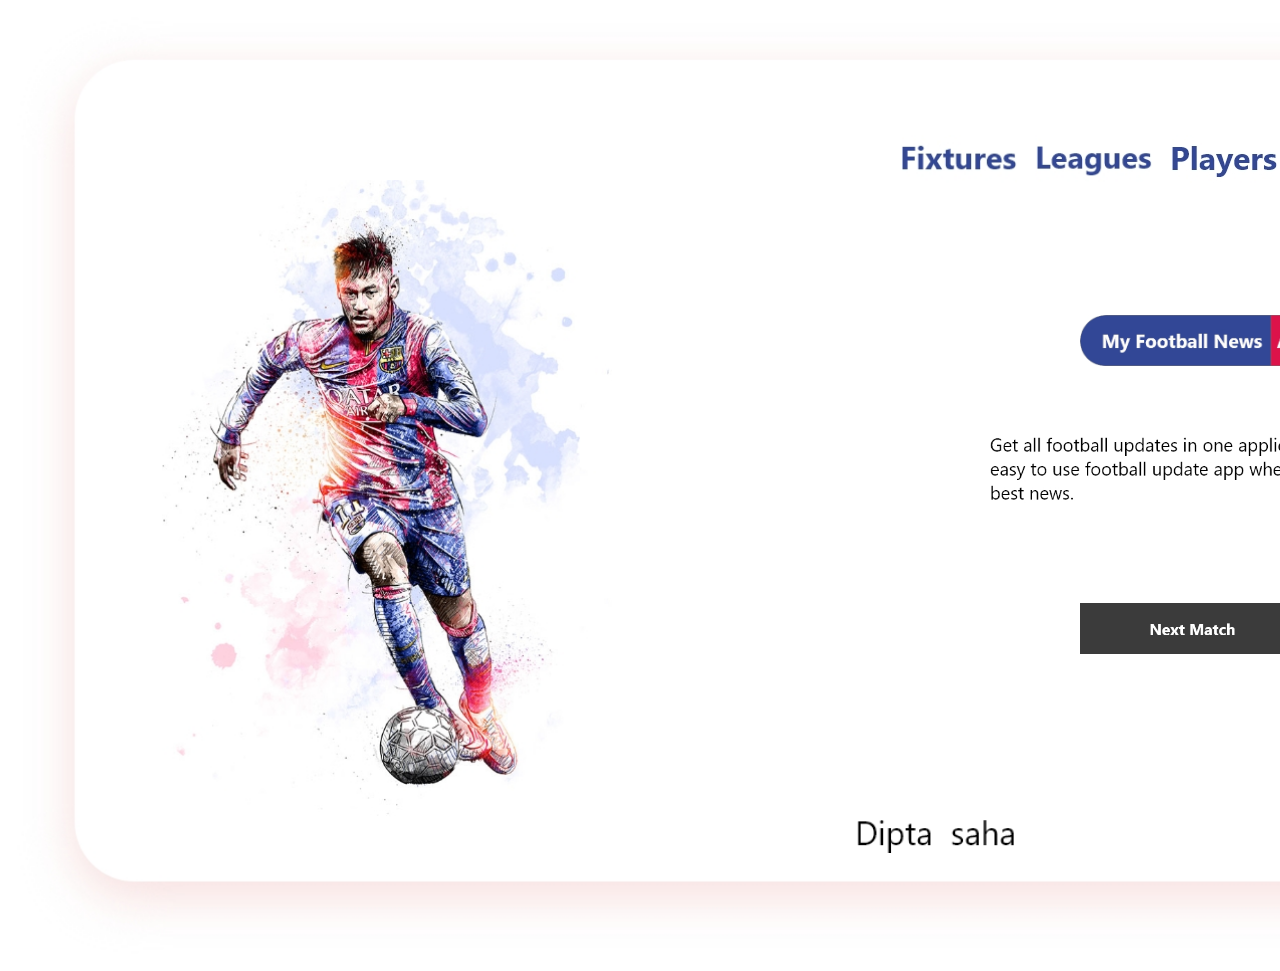
<file: index.html>
<html>
<meta charset="utf-8">
<meta name="viewport" content="width=device-width, initial-scale=1">
     <link rel="stylesheet" href="dip8.css">
	  <body>
	  
	  <section id="ab">
   <div class="messi">
   <img src="neymar.jpg">
   
   </div>
   <div class="r">
   <img src="r.jpg">
   </div>
   <div class="g">
   <img src="gro.jpg">
  
	  </div>
   <div class="text">
   <img src="text.jpg">
   </div>
   <div class="next">
   <a href="#"><img src="next.jpg"></a>
   </div>
   <div class="fix">
   <a href="football2.html"><img src="fix.jpg"></a>
   </div>
   <div class="lea">
   <a href="#"><img src="lea.jpg"></a>
   </div>
   <div class="play">
   <a href="team.html"><img src="play.jpg"></a>
   </div>
    </div>
   <div class="search">
   <input type="text" id><img src="sbox.png"></a>
   </div>
    <div class="na">
   <img src="name.png">
   </div>
 </body>
</html>
</file>
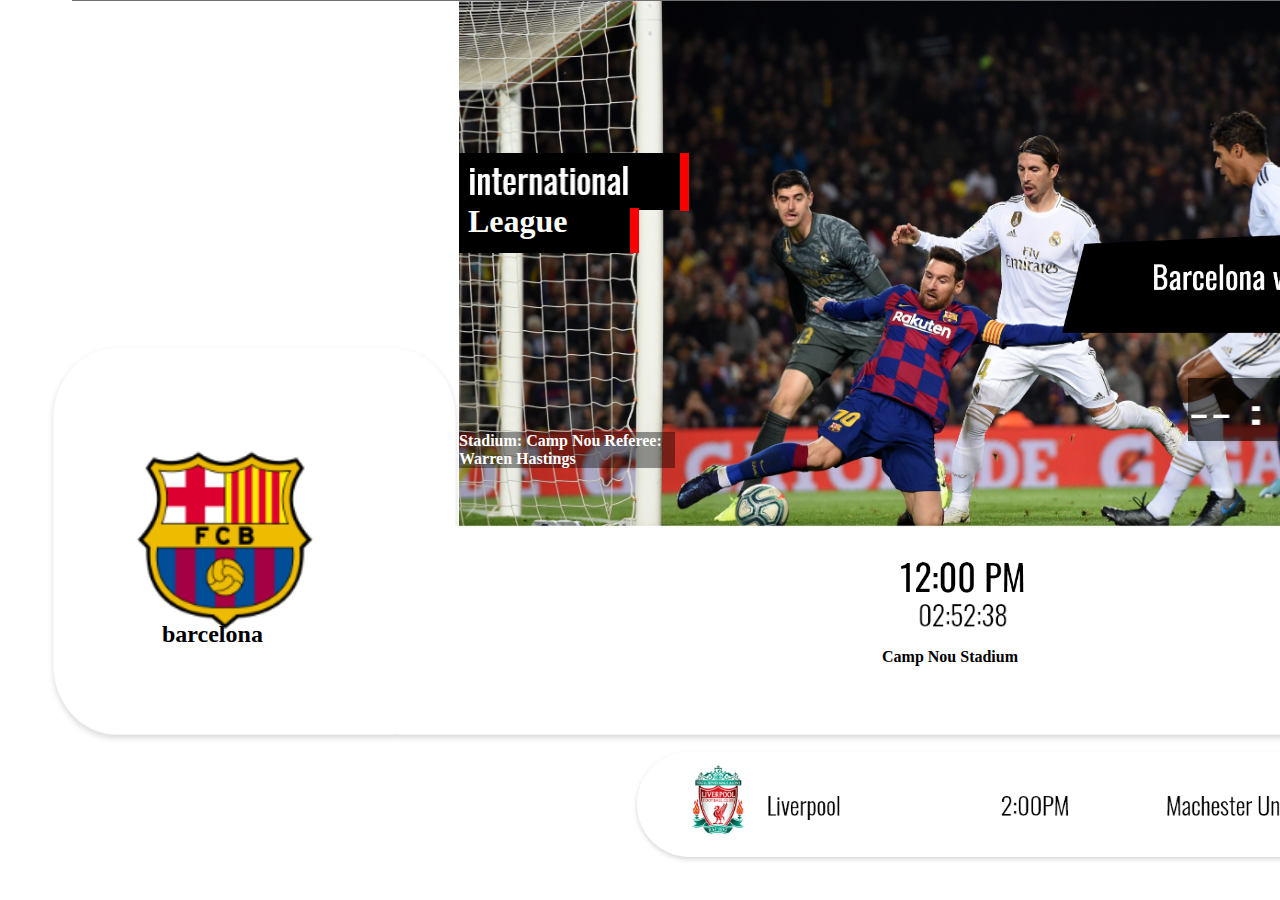
<file: football2.html>
<html>
<meta charset="utf-8">
<meta name="viewport" content="width=device-width, initial-scale=1">
     <link rel="stylesheet" href="dip10.css">
	  <body>
	  
	  <section>
	  
	  <div class="field">
	  <img src="fild.jpg">
	  </div>
	  
	  <div class="rou">
	  <img src="rou.png">
	  </div>
	  <div class="barce">
	  <img src="barce.png">
	  </div>
	  <div class="bar">
	  <h2>barcelona</h2>
	  </div>
	   <div class="path">
	  <img src="path.png">
	  </div>
	   <div class="rec">
	  <img src="rec.png">
	  </div>
	  <div class="rec2">
	  <img src="rec.png">
	  </div>
	   <div class="vs">
	  <img src="bvsr.png">
	  </div>
	   <div class="group">
	  <img src="group.png">
	  </div>
	   <div class="real">
	  <img src="real.png">
	  </div>
	   <div class="realp">
	  <img src="Realp.png">
	  </div>
	  <div class="stadim">
	  <h4>Stadium: Camp Nou
          Referee: Warren Hastings</h4>

	  </div>
	  <div class="cstadium">
	 <h4>Camp Nou Stadium</h4>
	  </div>
	  <div class="select" id="select">
	  <img src="select.png">
	  </div>
	  <div class="time">
	  <img src="1200.png">
	  </div>
	  <div class="bdtime">
	  <img src="bdtime.png">
	  </div>
	  <div class="red">
	  <img src="red.png">
	  </div>
	  <div class="red2">
	  <img src="red.png">
	  </div>
	  <div class="inter">
	  <img src="international.png">
	  </div>
	  <div class="leag">
	  <h1>League</h1>
	  </div>
	  <div class="gol">
	  <img src="gol.png">
	  </div>
	 
	  <nav id="si">
   <ul>
    <li><a href="#">Barkleys premier league</a></li>
   <li><a href="#">La liga</a></li>
   <li><a href="#">ChampionShip</a></li>
   <li><a href="#">Bundesliga</a></li>
   <li><a href="#">France League1</a></li>
    <li><a href="#"></i>SericA</a></li>
	<li> <a href="index.html">Back</a></li>
	<div class="search">
   <input type="text" placeholder="    search box"><img src="sbox.png"></a>
   </div>
	</ul>
   </nav>
    <script>
   var me= document.getElementById("select");
   var si= document.getElementById("si");
   si.style.top="-100vh";
   me.onclick = function(){
   if( si.style.top=="-100vh"){
    si.style.top="0";
   }
   else{
    si.style.top="-100vh"
   }
   }
   </script>
	  
	  
	  </section>
	  </html>
</file>
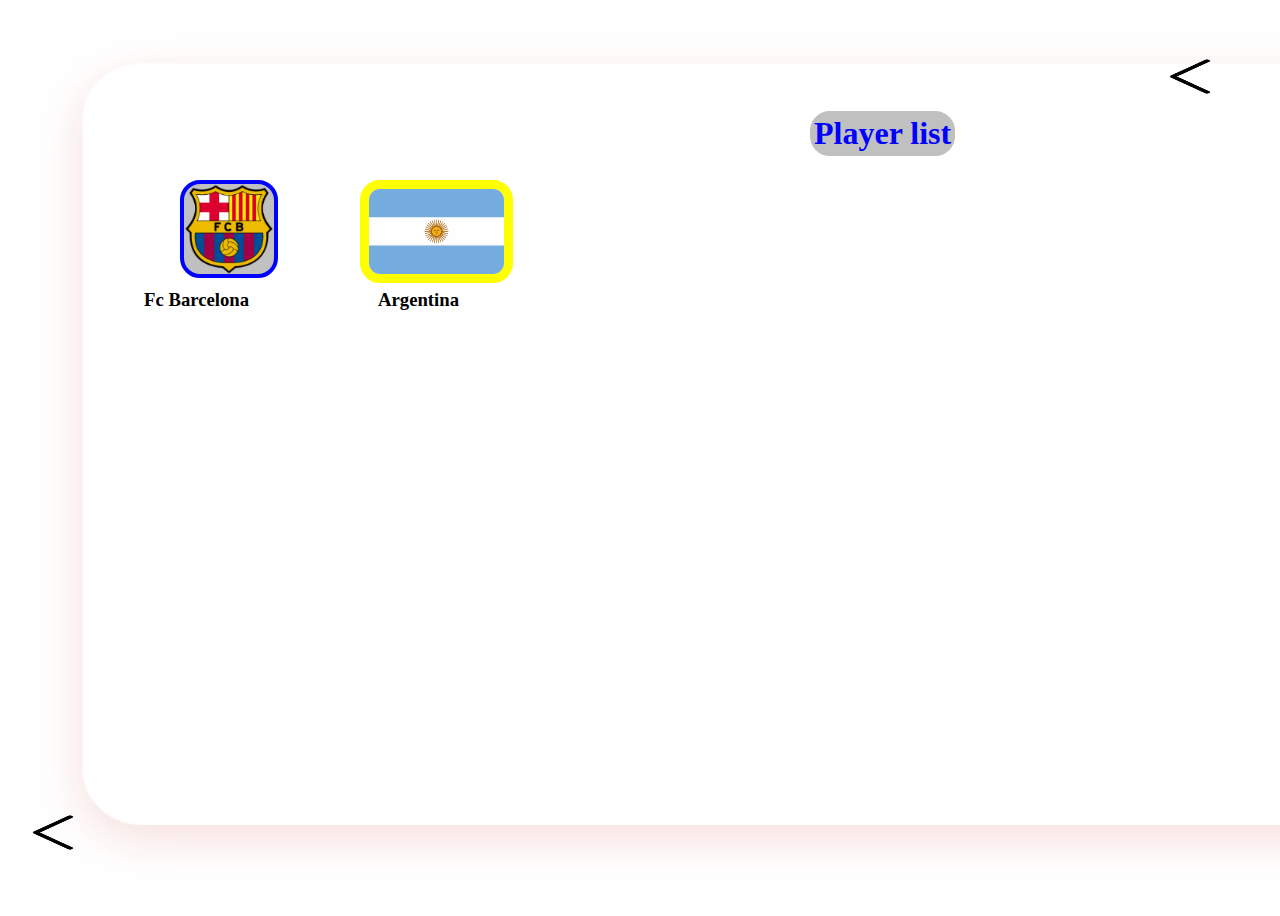
<file: team.html>
<html>
<meta charset="utf-8">
<meta name="viewport" content="width=device-width, initial-scale=1">
     <link rel="stylesheet" href="dip11.css">
	  <body>
	  <h1>Player list</h1>
	  <div class="text">
	  <a href="team.html"><img src="back.png"></a>
	  </div>
	  <div class="text1">
	  <a href="index.html"><img src="back.png"></a>
	  </div>
	  </div>
   <div class="r">
   <img src="r.jpg">
   </div>
	  <div class="barce" id="barce">
	  <h3>Fc Barcelona</h3>
   <img src="barce.png">
   </div>
   <div class="argn" id="argn">
   <img src="arg.jpg">
   <h3>Argentina</h3>
   </div>
   <nav id="fc">
   <div class="fc">
   <img src="fc.png">
   
   </div>
   <section>
   
	  <script>
   var barce= document.getElementById("barce");
   var fc= document.getElementById("fc");
   fc.style.top="-150vh";
   barce.onclick = function(){
   if( fc.style.top=="-150vh"){
    fc.style.top="0";
   }
   else{
    fc.style.top="-150vh"
   }
   }
   </script>
   </section>
   

   </nav>
   <nav id="arg1">
   <div class="arg">
   <img src="argen.png">
   </div>
 
   <section>
	  <script>
   var me= document.getElementById("argn");
   var si= document.getElementById("arg1");
   si.style.top="-150vh";
   me.onclick = function(){
   if( si.style.top=="-150vh"){
    si.style.top="0";
   }
   else{
    si.style.top="-150vh"
   }
   }
   </script>
   </section>
   </nav>
	
	  
	  
	  
	  
	  
	  
	  
	  
	  
	  </body>
	  </html>
</file>
<file: dip8.css>
*{
	margin:0;
	padding:0;
	font-family:san-serif;
}
header{
	width:100%;
	height:10vh;
	
}

.messi{
	background:white;
}
.messi img{
	width:50vh;
	position:absolute;
	left:18vh;
	top:20vh;
	display:white;
	background:none;
}
.r img{
	width:200vh;
}
.g img{
	width:30vh;
	position:absolute;
	left:120vh;
	top:35vh;
	display:white;
	background:none;
}
.text img{
	width:50vh;
	position:absolute;
	left:110vh;
	top:48vh;
	display:white;
	background:none;
}
.next img{
	width:25vh;
	position:absolute;
	left:120vh;
	top:67vh;
	display:white;
	background:none;
}
.fix img{
	width:13vh;
	position:absolute;
	left:100vh;
	top:15vh;
	display:white;
	background:none;
}
.lea img{
	width:13vh;
	position:absolute;
	left:115vh;
	top:15vh;
	display:white;
	background:none;
}
.play img{
	width:12vh;
	position:absolute;
	left:130vh;
	top:15vh;
	display:white;
	background:none;
}
.search img{
	width:2vh;
	position:absolute;
	left:162vh;
	top:16.5vh;
	display:white;
	background:none;
}
.search input{
	width:20vh;
	height:4vh;
	position:absolute;
	left:146vh;
	top:15.5vh;
	border-radius:35px;
	border:0.5vh solid blue;
	
}
.na img{
	width:18vh;
	position:absolute;
	left:95vh;
	top:90vh;
	background:none;
}
#fc{
	width:1380vh;
	height:5000vh;
	position:fixed;
	left:50vh;
	top:130vh;
	z-index:2;
	background:white;
	transition:.5s;
	
	
}
</file>
<file: dip10.css>
*{
	margin:0;
	padding:0;
	font-family:san-serif;
}
.field img{
	width:108vh;
	position:absolute;
	left:51vh;
	top:0vh;
}
.rou img{
	width:200vh;
	height:45vh;
	position:absolute;
	left:5vh;
	top:38vh;
	background:none;
}
.barce img{
	width:20vh;
	position:absolute;
	left:15vh;
	top:50vh;
	background:none;
}
.bar h2{
	width:15vh;
	position:absolute;
	left:18vh;
	top:69vh;
	background:none;
}
.path img{
	width:50vh;
	height:12vh;
	position:absolute;
	left:118vh;
	top:25vh;
	background:none;
}
.rec img{
	width:25vh;
	position:absolute;
	left:51vh;
	top:17vh;
	background:none;
}
.vs img{
	width:32vh;
	position:absolute;
	left:128vh;
	top:28vh;
	background:none;
}
.group img{
	width:90vh;
	position:absolute;
	left:70vh;
	top:83vh;
	background:none;
}
.real img{
	width:27vh;
	position:absolute;
	left:167vh;
	top:45vh;
	background:none;
}
.realp img{
	width:15vh;
	position:absolute;
	left:174vh;
	top:68vh;
	background:none;
}
.stadim h4{
	width:24vh;
	position:absolute;
	left:51vh;
	top:48vh;
	color:white;
	background:rgba(0,0,0,0.4);
}
.select img{
	width:200vh;
	position:absolute;
	left:8vh;
	top:0vh;
	background:none;
}
.time img{
	width:14vh;
	position:absolute;
	left:100vh;
	top:61vh;
	background:none;
}
.bdtime img{
	width:10vh;
	position:absolute;
	left:102vh;
	top:66vh;
	background:none;
}
.cstadium h4{
	width:22vh;
	position:absolute;
	left:98vh;
	top:72vh;
	background:none;
}
.realp img{
	width:15vh;
	position:absolute;
	left:174vh;
	top:68vh;
	background:none;
}
.rec2 img{
	width:20vh;
	position:absolute;
	left:51vh;
	top:23.1vh;
	background:none;
}
.inter img{
	width:18vh;
	position:absolute;
	left:52vh;
	top:17vh;
	background:none;
}
.leag h1{
	width:10vh;
	position:absolute;
	left:52vh;
	top:22.5vh;
	color:white;
	background:none;
}
.red img{
	width:1vh;
	height:5vh;
	position:absolute;
	left:70vh;
	top:23.1vh;
	background:none;
}
.red2 img{
	width:1vh;
	height:6.4vh;
	position:absolute;
	left:75.5vh;
	top:17vh;
	background:none;
}
.gol img{
	width:15vh;
	height:7vh;
	position:absolute;
	left:132vh;
	top:42vh;
	background:rgba(0,0,0,0.6);
}
#si{
	width:138vh;
	height:100vh;
	position:fixed;
	left:35vh;
	top:-150vh;
	z-index:2;
	background:rgba(0,0,0,0.6);
	transition:.5s;
	
	
}
nav ul li{
	list-style:none;
	margin:9vh 50vh;
}
nav ul li a{
	text-decoration:none;
	color:white;
	font-size:50vh italic;
}
.search input{
	width:25vh;
	height:5vh;
	position:absolute;
	left:100vh;
	top:10vh;
	border-radius:35px;
	border:0.5vh solid blue;
	
}
.search img{
	width:2.5vh;
	position:absolute;
	left:121vh;
	top:11.5vh;
	display:white;
	background:none;
}
</file>
<file: dip11.css>
#fc{
	width:138vh;
	height:90vh;
	position:fixed;
	left:0vh;
	top:-130vh;
	z-index:2;
	background:white;
	transition:.5s;
	
	
}
.barce img{
	width:10vh;
	position:absolute;
	left:20vh;
	top:20vh;
	display:white;
	border-radius:20px;
	border:0.5vh solid blue;
	background:silver;
}
.barce h3{
	position:absolute;
	top:30vh;
	left:16vh;
}
.r img{
	width:200vh;
	height:100vh;
}
h1{
	position:absolute;
	left:90vh;
	top:10vh;
	color:blue;
	border-radius:20px;
	border:0.5vh solid silver;
	background:silver;
	
}
.fc img{
	width:180vh;
}
.text img{
	width:10vh;
	height:5vh;
	color:black;
	position:absolute;
	right:5vh;
	top:6vh;
	font-size:3.5vh;
	text-decoration:none;
	
}
.text1 img{
	width:10vh;
	height:5vh;
	color:black;
	position:absolute;
	ieft:0;
	top:90vh;
	font-size:3.5vh;
	text-decoration:none;
	
}
#arg1{
	width:135vh;
	height:90vh;
	position:fixed;
	left:0vh;
	top:-150vh;
	z-index:2;
	background:white;
	transition:.5s;
	
	
}
.arg img{
	width:180vh;
}
.argn img{
	width:15vh;
	position:absolute;
	left:40vh;
	top:20vh;
	display:white;
	border-radius:20px;
	border:1vh solid yellow;
	background:silver;
}
.argn h3{
	position:absolute;
	top:30vh;
	left:42vh;
}
</file>
